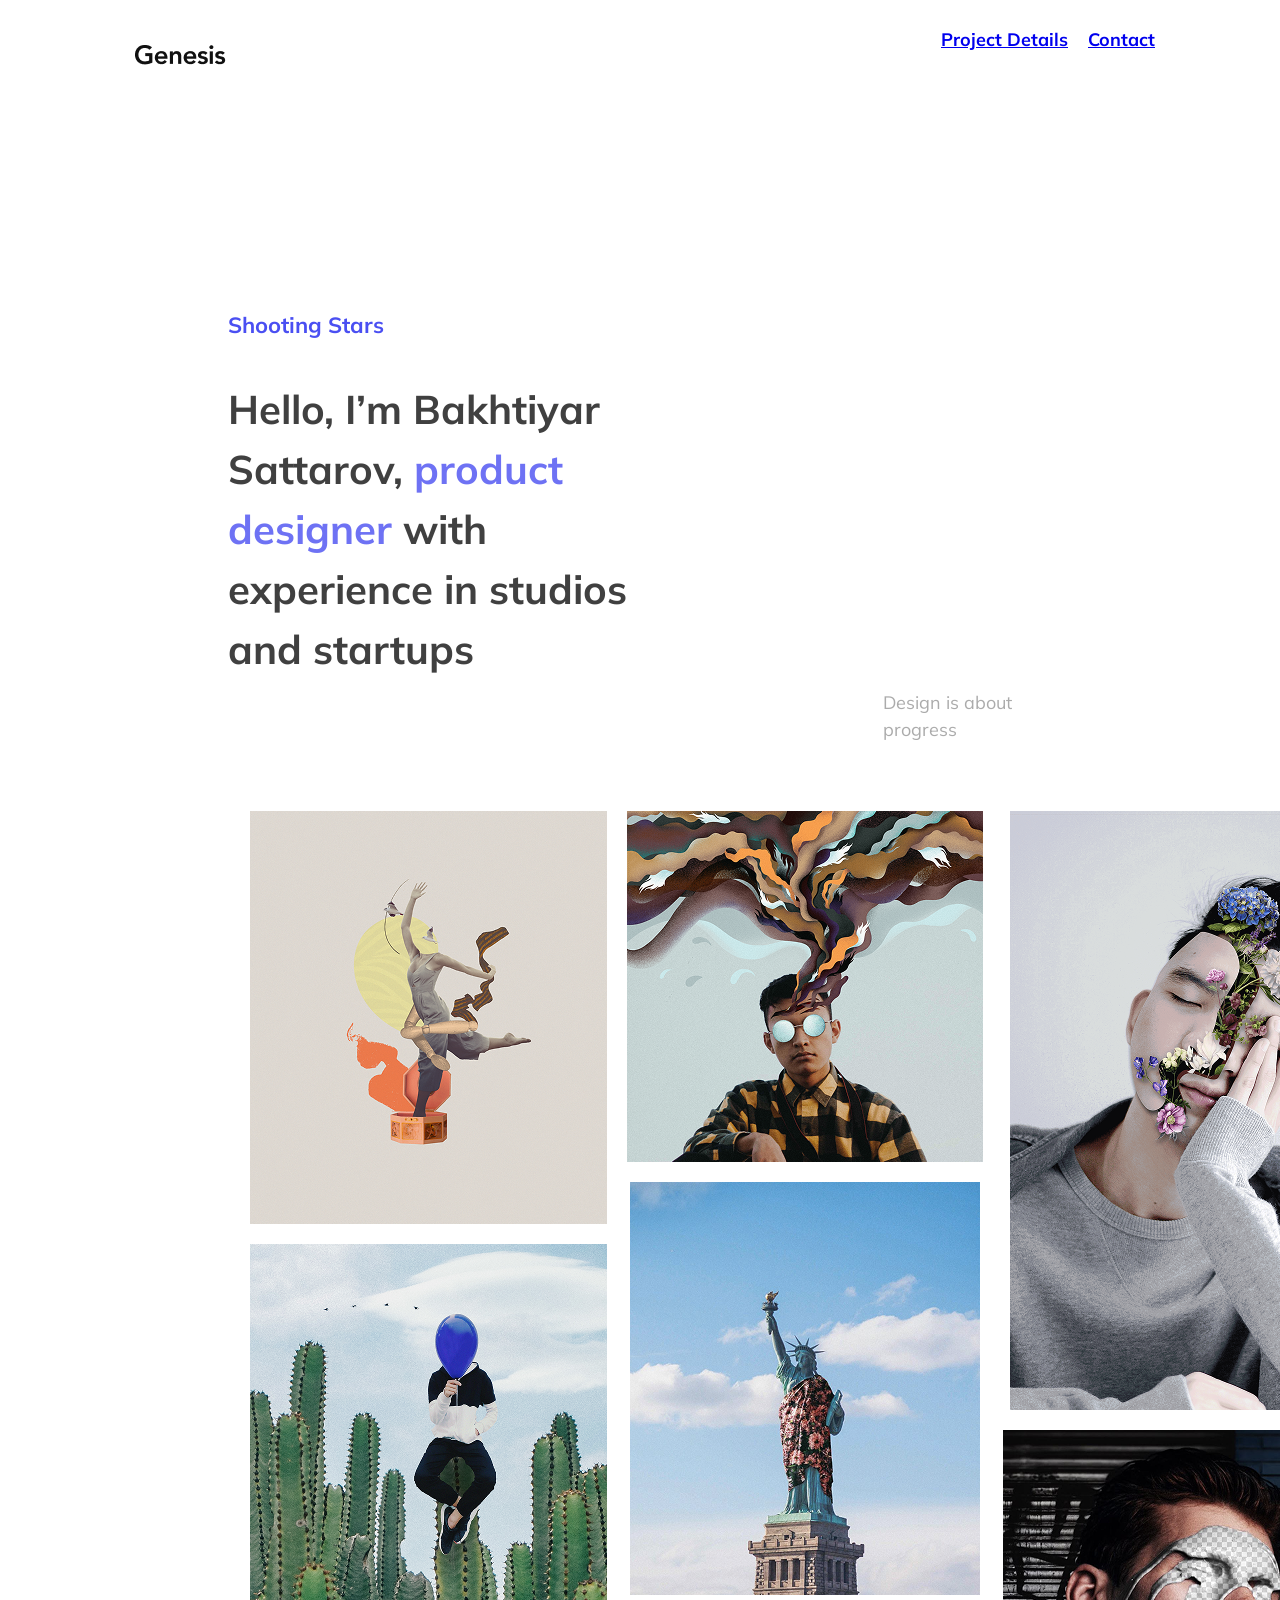
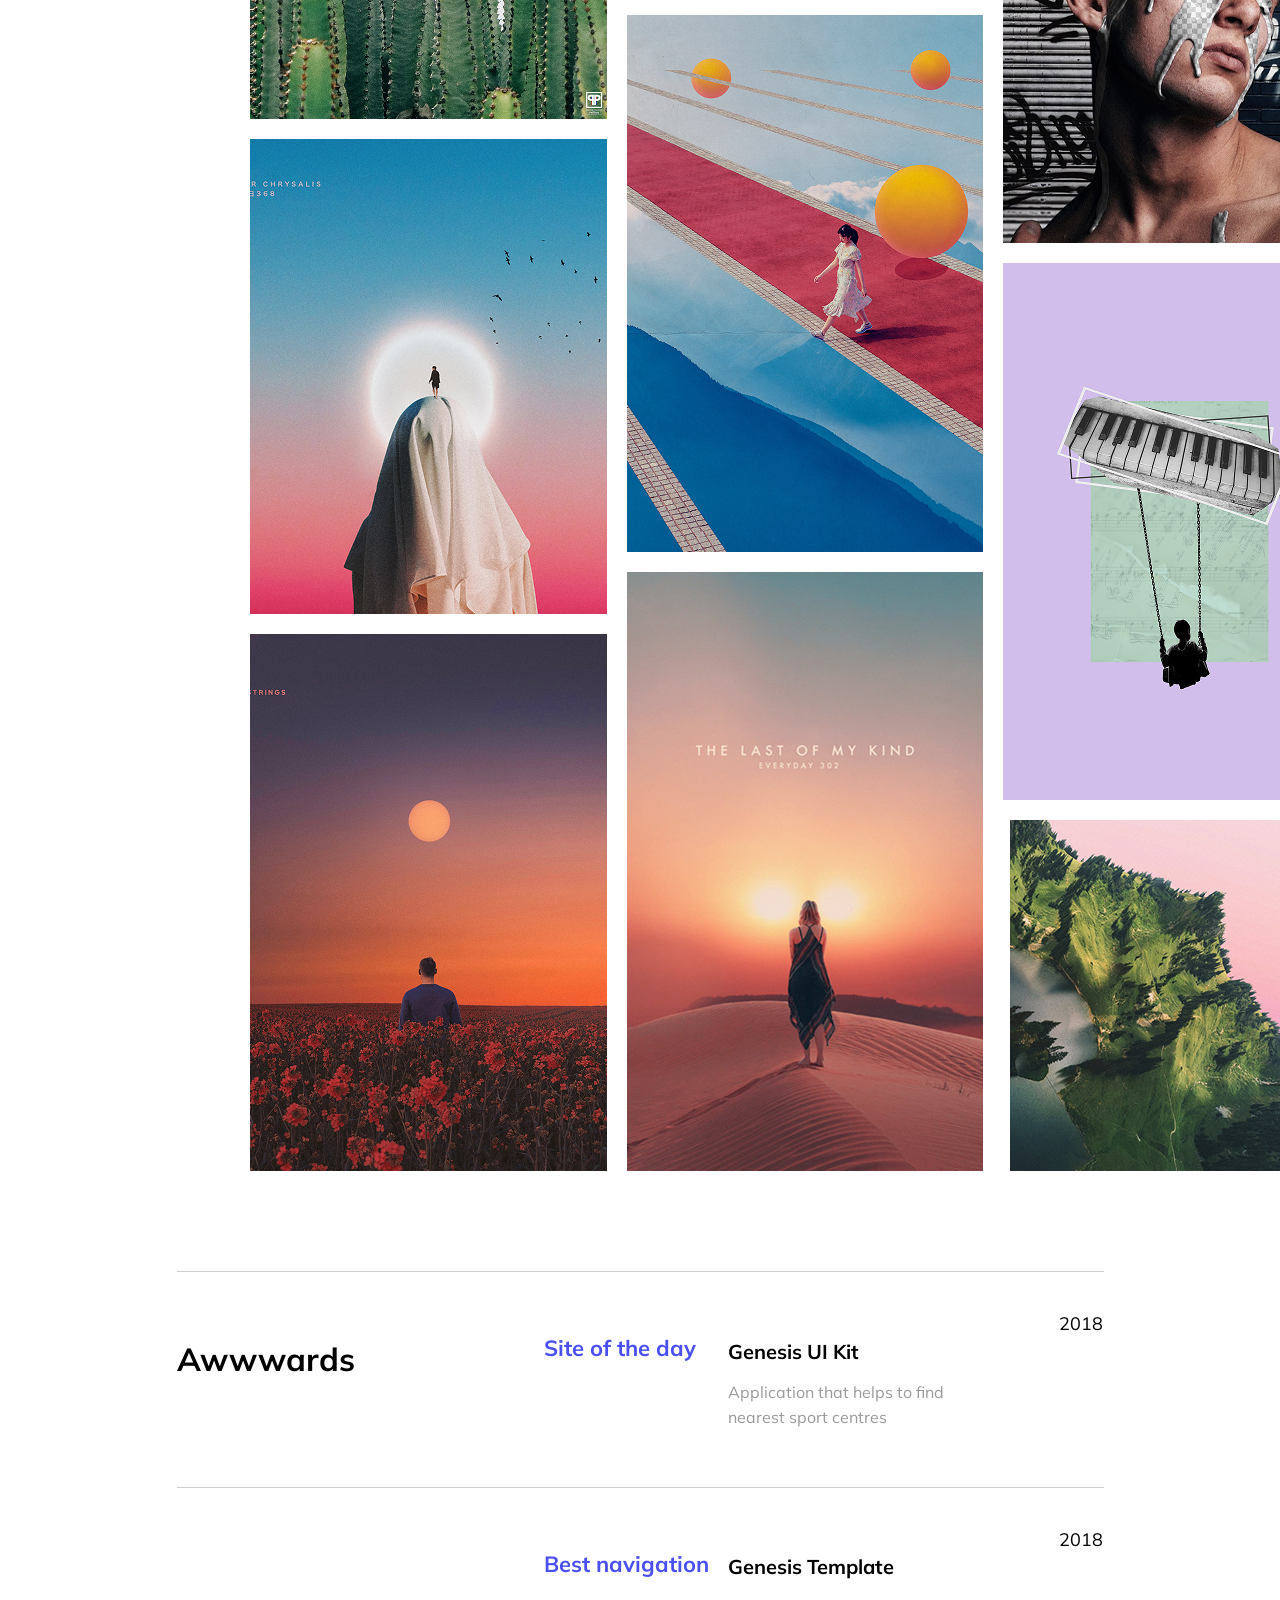
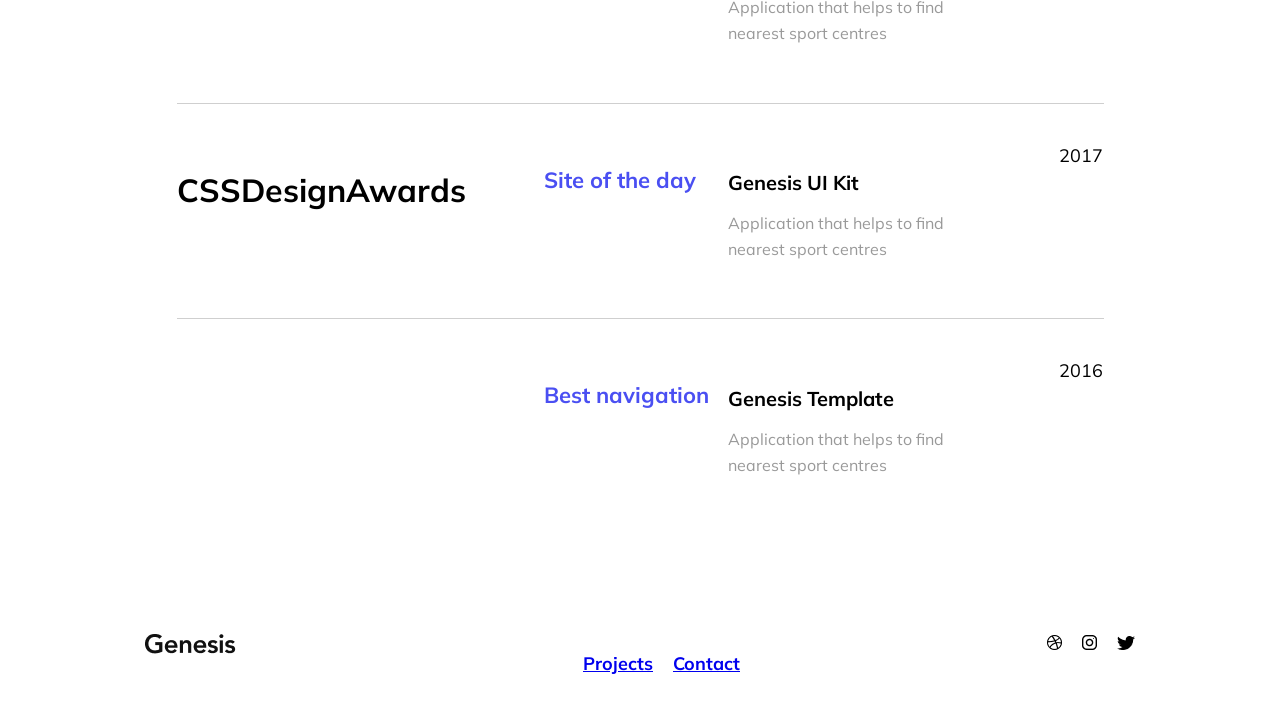
<file: project/pages/index.html>
<!DOCTYPE html>
<html lang="en">
<head>
    <meta charset="UTF-8">
    <meta name="viewport" content="width=device-width, initial-scale=1.0">
    <title>11CROSSBROWSER</title>
    <link rel="stylesheet" href="../styles/index.css"> 
    <link rel="preconnect" href="https://fonts.googleapis.com">
    <link rel="preconnect" href="https://fonts.gstatic.com" crossorigin>
    <link href="https://fonts.googleapis.com/css2?family=Mulish:ital,wght@0,200..1000;1,200..1000&display=swap" rel="stylesheet">

    
</head>
     

<body>

    <nav>
    <div class="navigation">

        <div class="navigatioln-logo">
            <img src="../images/LogoGen.png" alt="LogoGenesis" />
        </div>

        <ul class="navigation-text">
            <li ><a href="../pages/project-details.html">Project Details</a></li>
            <li><a href="../pages/contact.html">Contact</a></li>
        </ul>

    </div>
</nav>

<br>

<div class="page">

    <div class="text-left-page">
    <div class="title">
        <h3>Shooting Stars</h3>
        <p class="p-intro">Hello, I’m Bakhtiyar Sattarov,
        <span class="p-intro-span">product designer</span> with experience
        in studios and startups</p>
    </div>

    <div class="text-right-page">
        <p class="p-grey-text">Design is about progress</p>
    </div>
    </div>
    </div>


    <div class="container-images">
        <img src="../images/Frame.png" alt="picture-collection">
    </div>

   <section class="awards">

    <div class="award-row">
        <h2>Awwwards</h2>

        <div class="award-type">
            <h3>Site of the day</h3>
        </div>

        <div class="award-info">
            <h4>Genesis UI Kit</h4>
            <p>Application that helps to find nearest sport centres</p>
        </div>

        <span class="award-year">2018</span>
    </div>

    <div class="award-row">
        <h2></h2>

        <div class="award-type">
            <h3>Best navigation</h3>
        </div>

        <div class="award-info">
            <h4>Genesis Template</h4>
            <p>Application that helps to find nearest sport centres</p>
        </div>

        <span class="award-year">2018</span>
    </div>

    <div class="award-row">
        <h2>CSSDesignAwards</h2>

        <div class="award-type">
            <h3>Site of the day</h3>
        </div>

        <div class="award-info">
            <h4>Genesis UI Kit</h4>
            <p>Application that helps to find nearest sport centres</p>
        </div>

        <span class="award-year">2017</span>
    </div>

    <div class="award-row">
        <h2></h2>

        <div class="award-type">
            <h3>Best navigation</h3>
        </div>

        <div class="award-info">
            <h4>Genesis Template</h4>
            <p>Application that helps to find nearest sport centres</p>
        </div>

        <span class="award-year">2016</span>
    </div>

</section>

 <footer class="footer">


        <div class="footer-logo">
            <img src="../images/LogoGen.png" alt="LogoGenesis" />
        </div>

        <ul class="footer-text">
            <li><a href="../pages/project-details.html">Projects</a></li>
            <li><a href="../pages/contact.html">Contact</a></li>
        </ul>

        <div class="footer-logos">

            <a href="https://www.facebook.com" target="_blank">
                <img src="../images/facebook.png" alt="facebook">
            </a>

            <a href="https://www.instagram.com" target="_blank">
                <img src="../images/instagram.png" alt="instagram">
            </a>

            <a href="https://www.x.com" target="_blank">
                <img src="../images/twitter.png" alt="twitter">
            </a>

        
    </div>

</footer>

    </div>


  




</body>
</html>
</file>
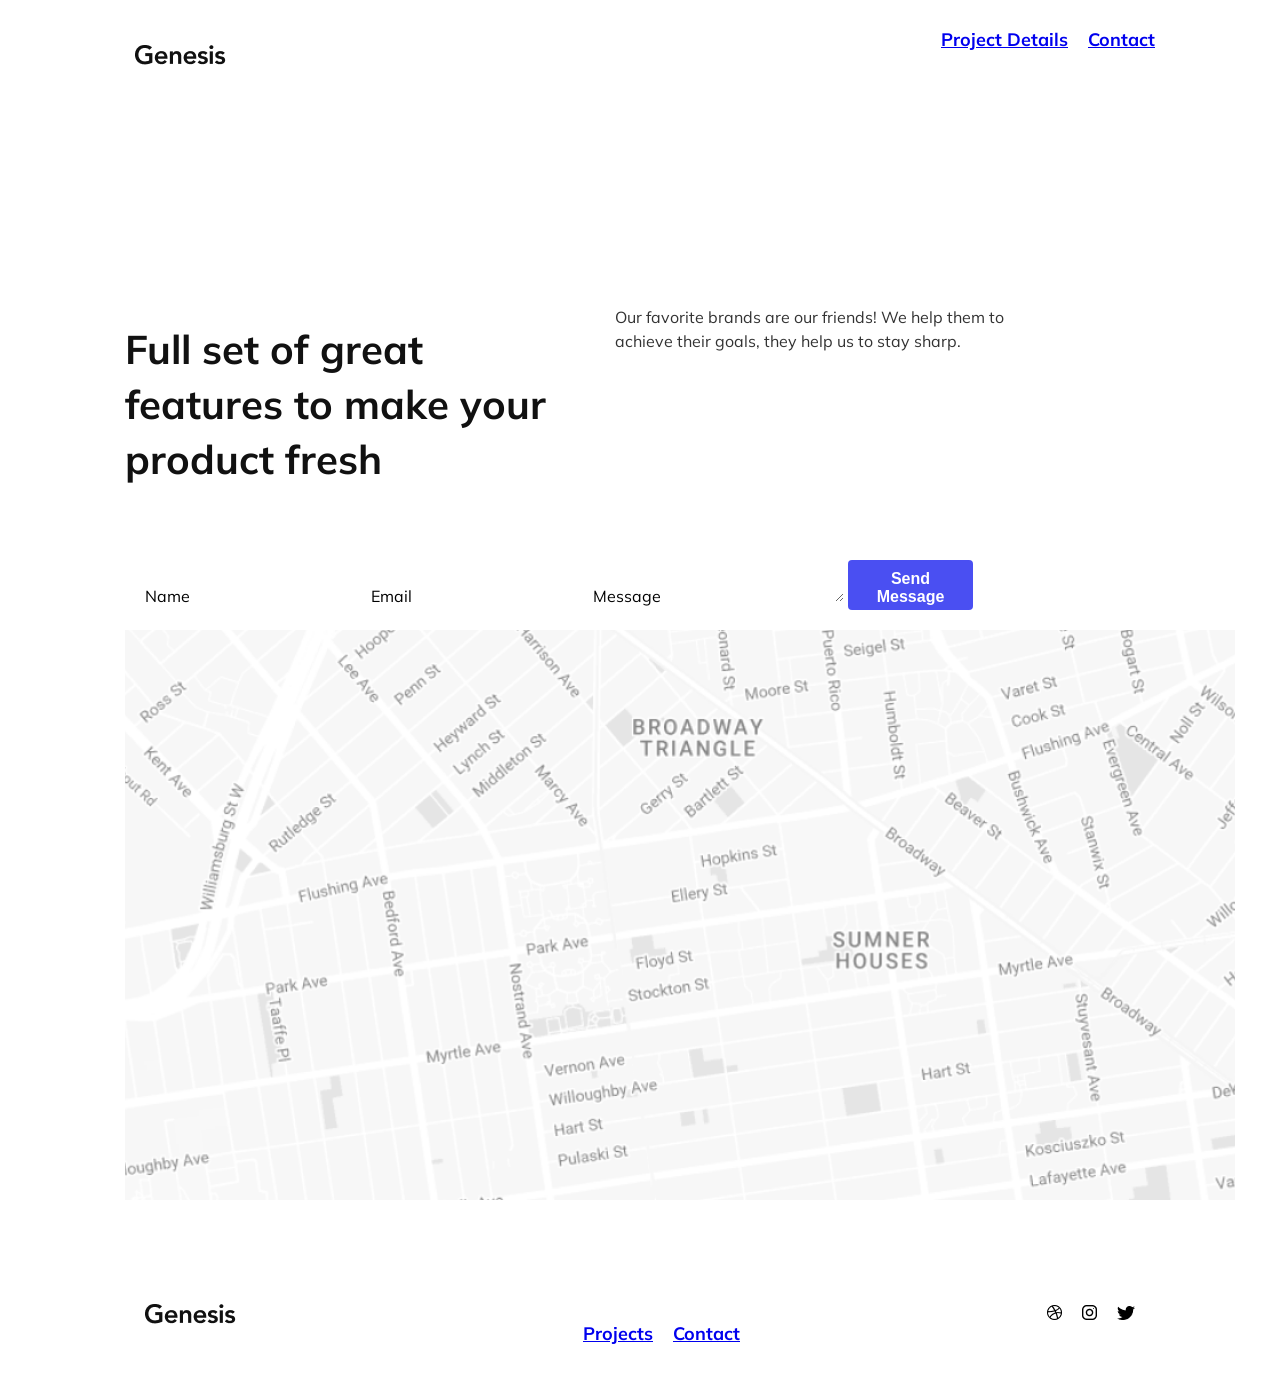
<file: project/pages/contact.html>
<!DOCTYPE html>
<html lang="en">
<head>
    <meta charset="UTF-8">
    <meta name="viewport" content="width=device-width, initial-scale=1.0">
    <title>Contact</title>
    <link rel="stylesheet" href="../styles/index.css"> 
    <link rel="preconnect" href="https://fonts.googleapis.com">
    <link rel="preconnect" href="https://fonts.gstatic.com" crossorigin>
    <link href="https://fonts.googleapis.com/css2?family=Mulish:ital,wght@0,200..1000;1,200..1000&display=swap" rel="stylesheet">

</head>
<body>

     <nav>
    <div class="navigation">

        <div class="navigatioln-logo">
            <img src="../images/LogoGen.png" alt="LogoGenesis" />
        </div>

        <ul class="navigation-text">
            <li ><a href="../pages/project-details.html">Project Details</a></li>
            <li><a href="../pages/contact.html">Contact</a></li>
        </ul>

    </div>
</nav>

<br>

<div class="text-left-page">
<h2 class="contact">Full set of great
features to make your
product fresh</h2>
<br>
<p class="contact-text">Our favorite brands are our friends! 
    We help them to achieve their goals, they help us to stay sharp.</p>

</div>

<br>

<div class="text-right-page">
    <div class="container-form">
        <form>
            <label for="name">Name</label>
            <input class="input-field" type="text" id="name" name="name" required>

            <label for="email">Email</label>
            <input class="input-field" type="email" id="email" name="email" required>

            <label for="message">Message</label>
            <textarea class="input-field" id="message" name="message" required></textarea>

            <button type="submit" class="submit-btn">Send Message</button>
        </form>
    </div>
</div>


<div class="map-pic">
    <img src="../images/Map.png" alt="map">

</div>








  <footer class="footer">


        <div class="footer-logo">
            <img src="../images/LogoGen.png" alt="LogoGenesis" />
        </div>

        <ul class="footer-text">
            <li><a href="../pages/project-details.html">Projects</a></li>
            <li><a href="../pages/contact.html">Contact</a></li>
        </ul>

        <div class="footer-logos">

            <a href="https://www.facebook.com" target="_blank">
                <img src="../images/facebook.png" alt="facebook">
            </a>

            <a href="https://www.instagram.com" target="_blank">
                <img src="../images/instagram.png" alt="instagram">
            </a>

            <a href="https://www.x.com" target="_blank">
                <img src="../images/twitter.png" alt="twitter">
            </a>

        
    </div>

</footer>

    </div>



</body>
</html>
</file>
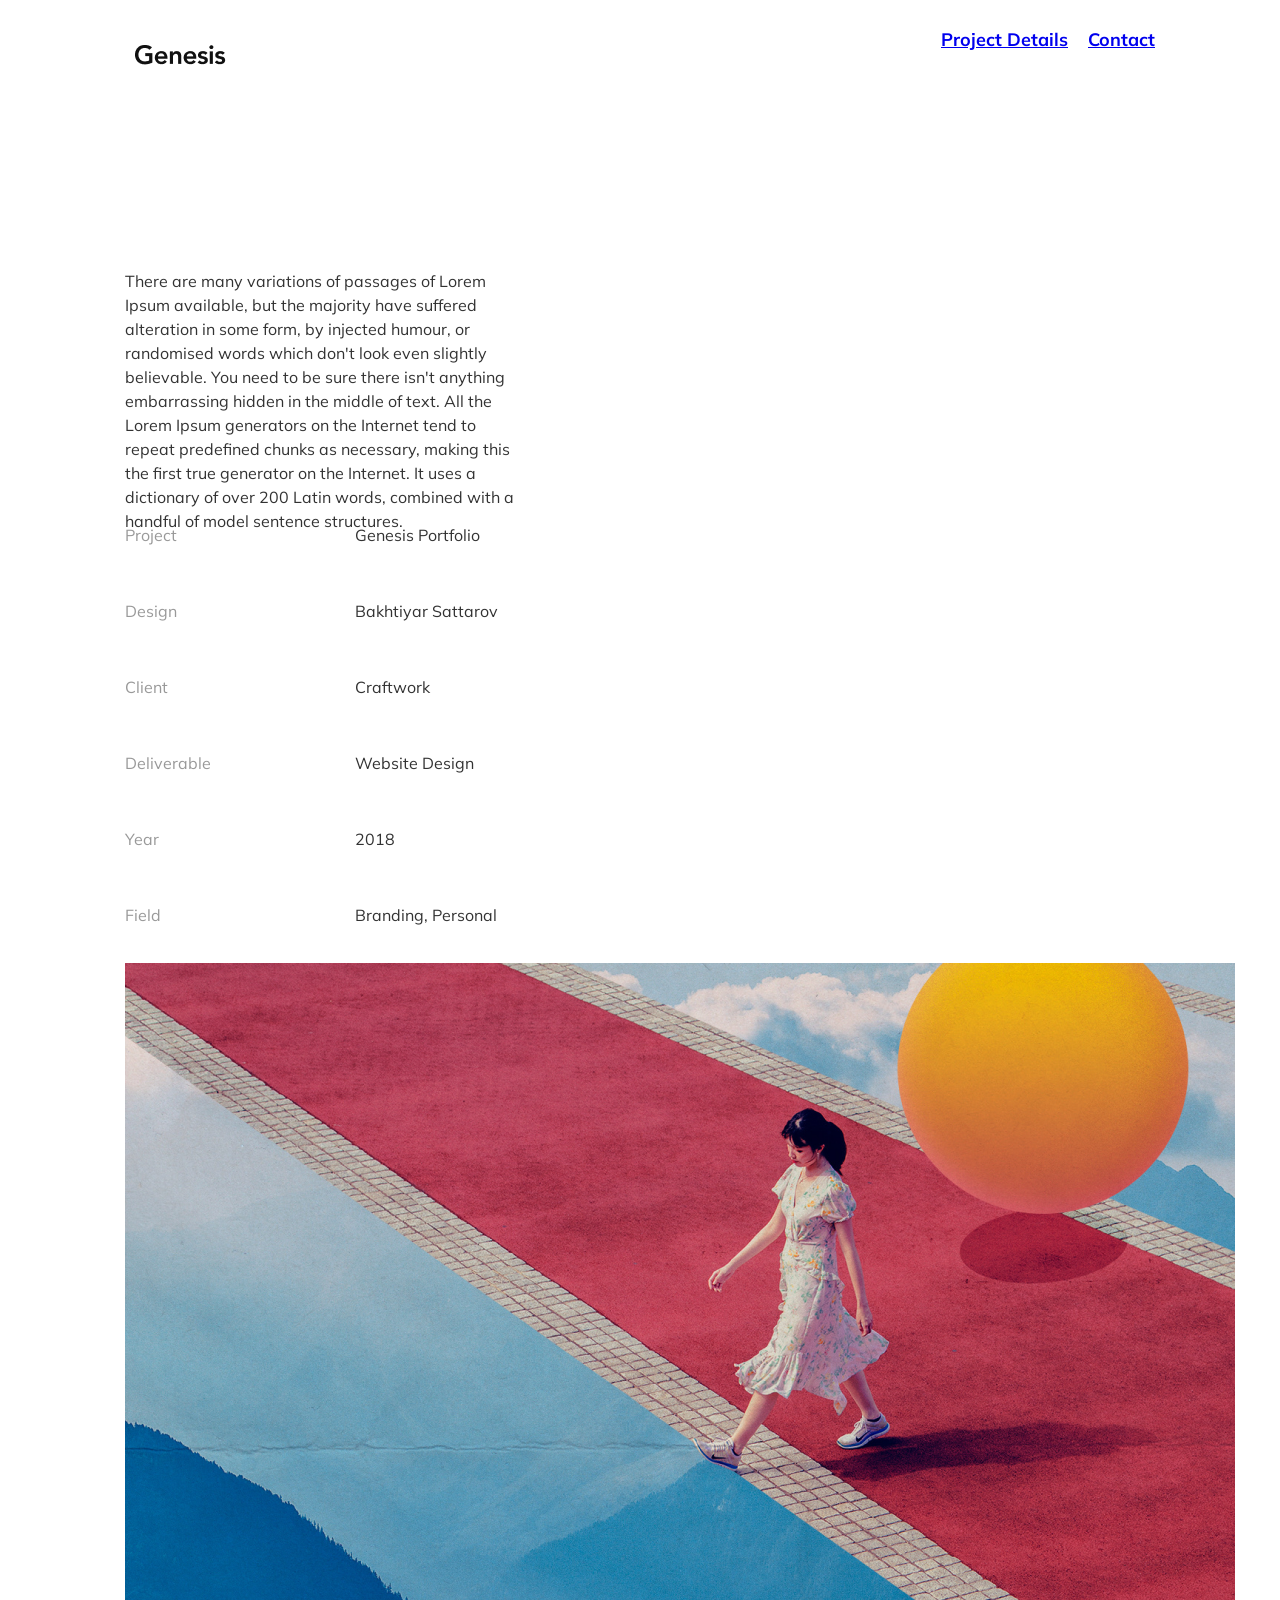
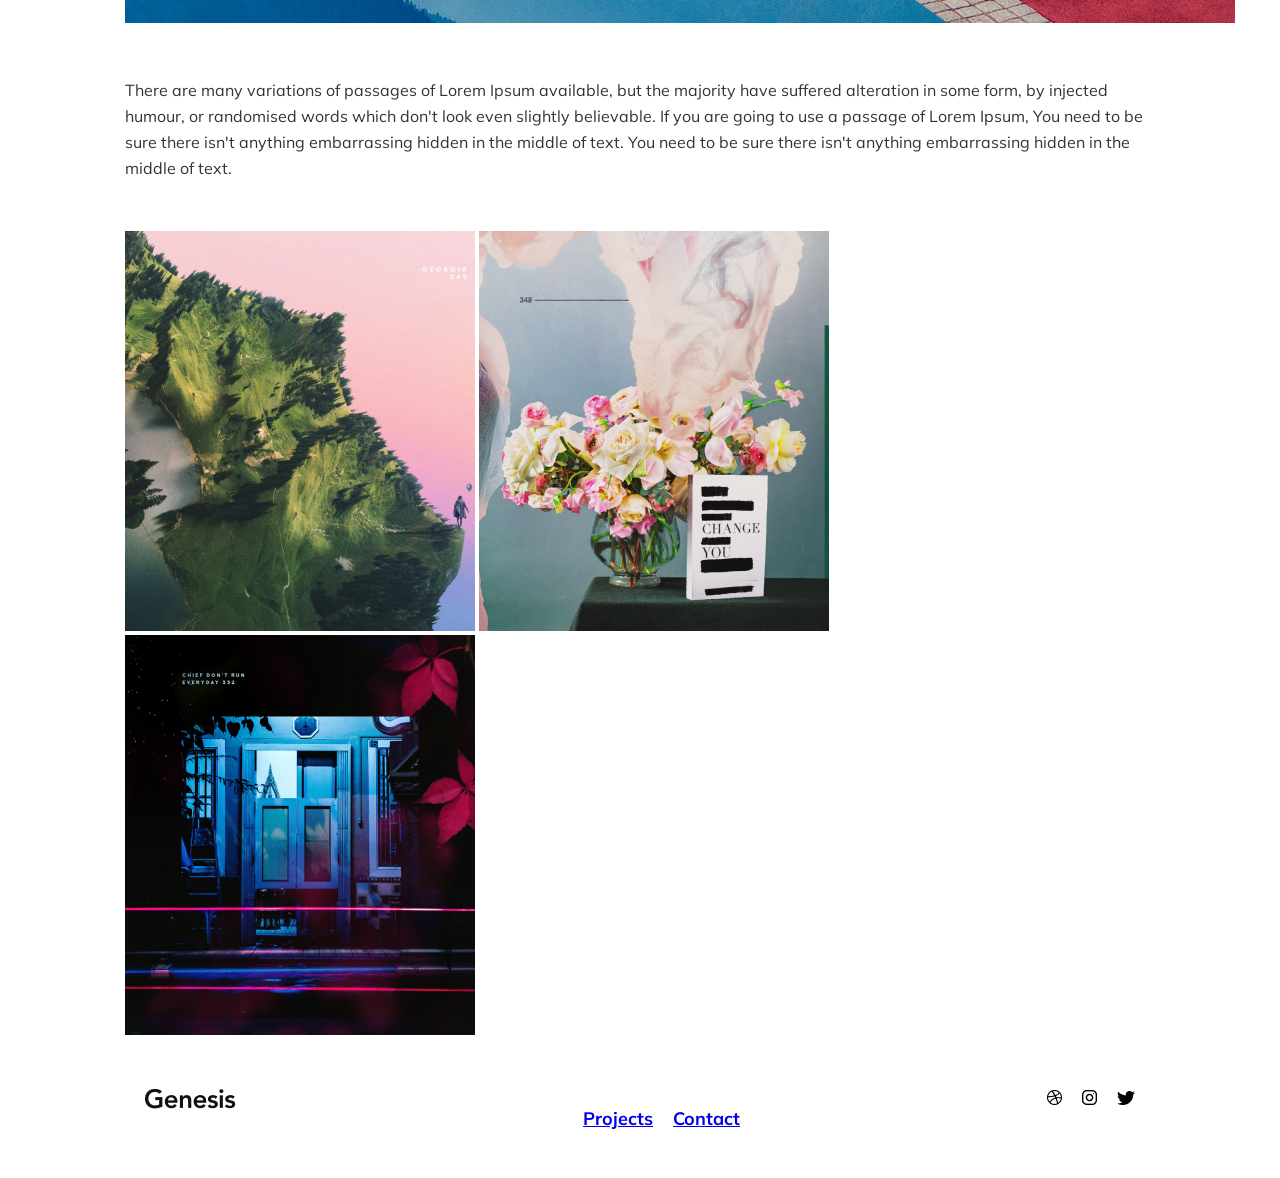
<file: project/pages/project-details.html>
<!DOCTYPE html>
<html lang="en">
<head>
    <meta charset="UTF-8">
    <meta name="viewport" content="width=device-width, initial-scale=1.0">
    <title>Project Details</title>
    <link rel="stylesheet" href="../styles/index.css"> 
    <link rel="preconnect" href="https://fonts.googleapis.com">
    <link rel="preconnect" href="https://fonts.gstatic.com" crossorigin>
    <link href="https://fonts.googleapis.com/css2?family=Mulish:ital,wght@0,200..1000;1,200..1000&display=swap" rel="stylesheet">

</head>
<body>

     <nav>
    <div class="navigation">

        <div class="navigatioln-logo">
            <img src="../images/LogoGen.png" alt="LogoGenesis" />
        </div>

        <ul class="navigation-text">
            <li ><a href="../pages/project-details.html">Project Details</a></li>
            <li><a href="../pages/contact.html">Contact</a></li>
        </ul>

    </div>
</nav>


<div>
<p class="expl-text">There are many variations of passages of Lorem Ipsum available, 
    but the majority have suffered alteration in some form, by injected humour, 
    or randomised words which don't look even slightly believable. 
    You need to be sure there isn't anything embarrassing hidden in 
    the middle of text. All the Lorem Ipsum generators on the Internet 
    tend to repeat predefined chunks as necessary, making this the first 
    true generator on the Internet. It uses a dictionary of over 200 Latin words, 
    combined with a handful of model sentence structures.</p>
</div>


<div class="page-right">
<section class="about-list">

    <p class="label">Project</p>
    <p>Genesis Portfolio</p>

    <p class="label">Design</p>
    <p>Bakhtiyar Sattarov</p>

    <p class="label">Client</p>
    <p>Craftwork</p>

    <p class="label">Deliverable</p>
    <p>Website Design</p>

    <p class="label">Year</p>
    <p>2018</p>

    <p class="label">Field</p>
    <p>Branding, Personal</p>

</section>
</div>

<br>

<div>
<img src="../images/girlball.png" alt="girl-walking-ball">

<br>

<p class="text-between-pics">There are many variations of passages of Lorem Ipsum available, 
    but the majority have suffered alteration in some form, by injected humour, 
    or randomised words which don't look even slightly believable. 
    If you are going to use a passage of Lorem Ipsum, 
    You need to be sure there isn't anything embarrassing hidden in the middle of text. 
    You need to be sure there isn't anything embarrassing hidden in the middle of text.</p>

</div>

<div class="project-images">
<img src="../images/forrest.png" alt="forrest">

<img src="../images/flowers.png" alt="flowers">

<img src="../images/nighthouse.png" alt="nighthouse">


</div>




  <footer class="footer">


        <div class="footer-logo">
            <img src="../images/LogoGen.png" alt="LogoGenesis" />
        </div>

        <ul class="footer-text">
            <li><a href="../pages/project-details.html">Projects</a></li>
            <li><a href="../pages/contact.html">Contact</a></li>
        </ul>

        <div class="footer-logos">

            <a href="https://www.facebook.com" target="_blank">
                <img src="../images/facebook.png" alt="facebook">
            </a>

            <a href="https://www.instagram.com" target="_blank">
                <img src="../images/instagram.png" alt="instagram">
            </a>

            <a href="https://www.x.com" target="_blank">
                <img src="../images/twitter.png" alt="twitter">
            </a>

        
    </div>

</footer>

    </div>
    
</body>
</html>
</file>
<file: project/styles/index.css>
body{font-family:"Mulish",sans-serif}h2.contact{font-size:40px;line-height:55px;font-weight:bold;color:#111111;max-width:450px}.contact-text{max-width:450px}.container-form{display:-webkit-box;display:-ms-flexbox;display:flex;-webkit-box-orient:vertical;-webkit-box-direction:normal;-ms-flex-direction:column;flex-direction:column;padding:20px;background-color:white}.submit-btn{background-color:#4A4FF2;color:white;width:125px;height:50px;border:none;font-size:16px;font-weight:bold;padding:10px 20px;border-radius:4px;-webkit-box-pack:center;-ms-flex-pack:center;justify-content:center;cursor:pointer;-webkit-transition:background-color 0.3s ease;transition:background-color 0.3s ease}.input-field{border:none}p{font-size:16px;line-height:26;color:black;opacity:80%}.p-intro{font-size:40px;font-weight:bold;color:#111111}.p-intro span{color:#4A4FF2}h3{font-size:22px;font-weight:bold;color:#4A4FF2}.title{font-size:24px;font-weight:bold;margin-bottom:20px}.text-left-page{display:-webkit-box;display:-ms-flexbox;display:flex;-webkit-box-flex:1;-ms-flex:1;flex:1;margin-left:auto;gap:20px}.text-right-page{display:-webkit-box;display:-ms-flexbox;display:flex;-webkit-box-flex:1;-ms-flex:1;flex:1;margin-right:auto;gap:20px}.container-images{display:-ms-grid;display:grid;-ms-grid-columns:1fr 20px 1fr 20px 1fr;grid-template-columns:repeat(3,1fr);gap:20px;margin-top:50px}.list-column-style{display:-webkit-box;display:-ms-flexbox;display:flex;-webkit-box-orient:vertical;-webkit-box-direction:normal;-ms-flex-direction:column;flex-direction:column;gap:10px}.p-grey-text{color:#979797;font-size:18px;font-weight:italic}.map-pic{margin-bottom:100px}.footer{display:-webkit-box;display:-ms-flexbox;display:flex;-webkit-box-pack:end;-ms-flex-pack:end;justify-content:flex-end;-webkit-box-pack:justify;-ms-flex-pack:justify;justify-content:space-between;margin-bottom:10px;margin-left:20px;margin-right:20px;margin-bottom:30px}.footer-logo{-webkit-box-align:start;-ms-flex-align:start;align-items:flex-start}.footer-text{display:-webkit-box;display:-ms-flexbox;display:flex;font-family:"Mulish",sans-serif;font-size:18px;font-weight:bold;-webkit-box-align:end;-ms-flex-align:end;align-items:flex-end;color:black;text-decoration:none;list-style:none;gap:20px}.footer-logos{display:-webkit-box;display:-ms-flexbox;display:flex;gap:20px}.navigation{display:-webkit-box;display:-ms-flexbox;display:flex;-webkit-box-align:end;-ms-flex-align:end;align-items:flex-end;-webkit-box-pack:justify;-ms-flex-pack:justify;justify-content:space-between;margin-top:10px;margin-left:10px;margin-bottom:200px}.navigation-logo{-webkit-box-align:start;-ms-flex-align:start;align-items:flex-start}.navigation-text{display:-webkit-box;display:-ms-flexbox;display:flex;font-family:"Mulish",sans-serif;font-size:18px;font-weight:bold;-webkit-box-orient:horizontal;-webkit-box-direction:normal;-ms-flex-direction:row;flex-direction:row;color:black;gap:20px;text-decoration:none;list-style:none}.page{width:80%;margin:auto;display:-webkit-box;display:-ms-flexbox;display:flex}p{font-size:16px;line-height:1.5;color:black}.expl-text{width:635px;height:222px}.p-intro{font-size:40px;font-weight:bold;color:#111111}.p-intro span{color:#4A4FF2}h3{font-size:22px;font-weight:bold;color:#4A4FF2}.title{font-size:24px;font-weight:bold;margin-bottom:20px;width:635px;height:251px}.text-left-page{display:-webkit-box;display:-ms-flexbox;display:flex;-webkit-box-flex:1;-ms-flex:1;flex:1;margin-left:auto;gap:20px}.text-right-page{display:-webkit-box;display:-ms-flexbox;display:flex;-webkit-box-flex:1;-ms-flex:1;flex:1;margin-right:auto;gap:20px}.container-images{display:-ms-grid;display:grid;-ms-grid-columns:1fr 20px 1fr 20px 1fr;grid-template-columns:repeat(3,1fr);gap:20px;margin-top:50px;margin-left:125px;margin-right:125px}.list-column-style{display:-webkit-box;display:-ms-flexbox;display:flex;-webkit-box-orient:vertical;-webkit-box-direction:normal;-ms-flex-direction:column;flex-direction:column;gap:10px}.p-grey-text{color:#979797;font-size:18px;font-weight:italic}.text-between-pics{max-width:1100px;line-height:26px;font-size:16px;opacity:80%;margin-top:50px;margin-bottom:50px}.awards{width:90%;margin:100px auto}.award-row{display:-ms-grid;display:grid;-ms-grid-columns:2fr 1fr 1.5fr 100px;grid-template-columns:2fr 1fr 1.5fr 100px;-webkit-box-align:start;-ms-flex-align:start;align-items:start;padding:40px 0;border-top:1px solid #cfcfcf}.award-row h2{font-size:32px;font-weight:bold}.award-type h3{font-size:22px;font-weight:bold}.award-info h4{font-size:20px;margin-bottom:10px}.award-info p{color:gray;line-height:1.6;max-width:250px}.award-year{-ms-grid-column-align:end;justify-self:end;font-size:18px}.page-right{display:-webkit-box;display:-ms-flexbox;display:flex;-webkit-box-flex:1;-ms-flex:1;flex:1;margin-right:200px}.about-list{display:-ms-grid;display:grid;-ms-grid-columns:150px 80px 1fr;grid-template-columns:150px 1fr;gap:20px 80px;max-width:500px}.label{color:gray}.project-images{margin-bottom:50px}body{margin:0;font-family:"Mulish",sans-serif;margin-left:125px;margin-right:125px}.page{display:-webkit-box;display:-ms-flexbox;display:flex;gap:60px}p{font-size:16px;line-height:1.5;color:black;max-width:400px}.p-intro{font-size:40px;font-weight:bold;color:#111111}.p-intro span{color:#4A4FF2}h3{font-size:22px;font-weight:bold;color:#4A4FF2;max-width:400px}.title{font-size:24px;font-weight:bold;margin-bottom:20px}.text-left-page{-webkit-box-flex:1;-ms-flex:1;flex:1}.text-right-page{-webkit-box-flex:1;-ms-flex:1;flex:1}.container-images{display:-ms-grid;display:grid;-ms-grid-columns:1fr 20px 1fr 20px 1fr;grid-template-columns:repeat(3,1fr);gap:20px;margin-top:50px}.list-column-style{display:-webkit-box;display:-ms-flexbox;display:flex;-webkit-box-orient:vertical;-webkit-box-direction:normal;-ms-flex-direction:column;flex-direction:column;gap:10px}.p-grey-text{color:#979797;font-size:18px;font-weight:italic;max-width:400px;margin-top:400px}.text-after-pic{font-size:28px;font-weight:bold;line-height:38px;max-width:400px;max-height:106px}.list-after-pic{font-size:18px;max-width:200px;max-height:106px;-webkit-box-pack:left;-ms-flex-pack:left;justify-content:left}
/*# sourceMappingURL=index.css.map */
</file>
